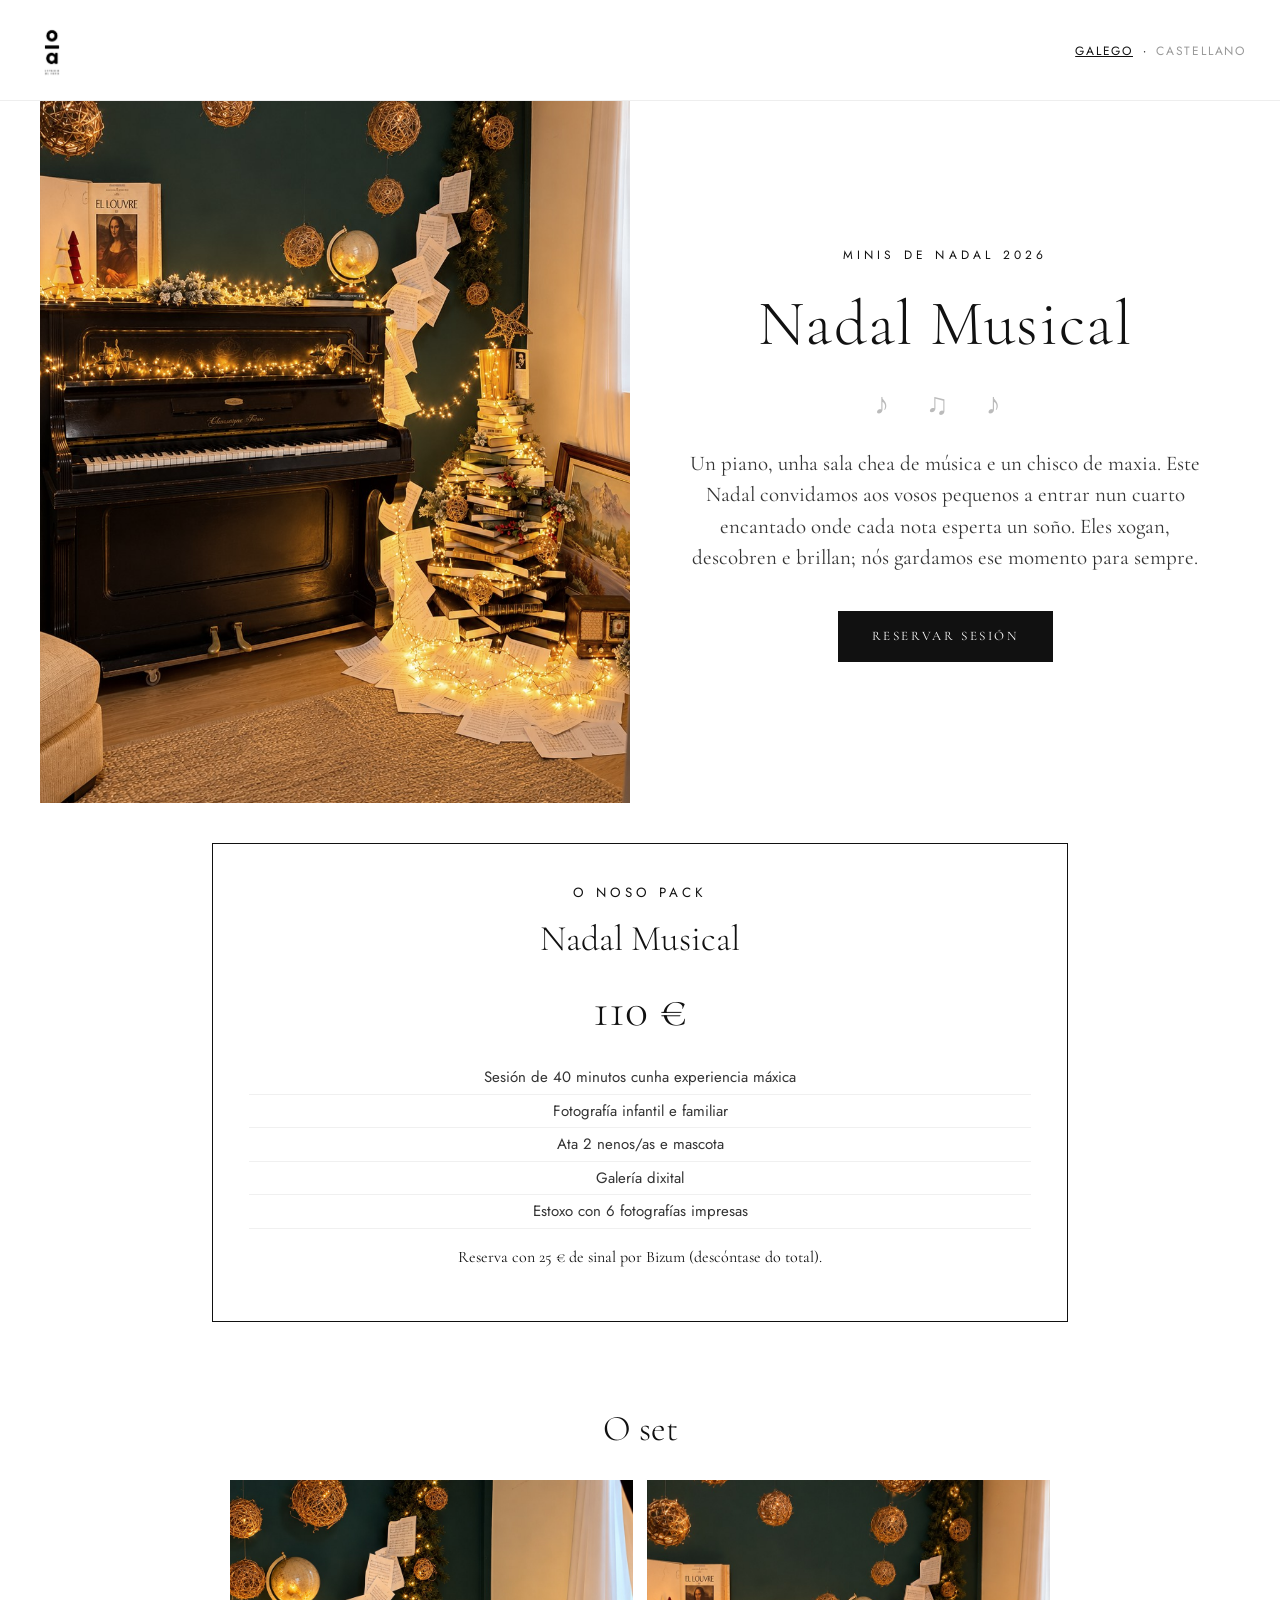
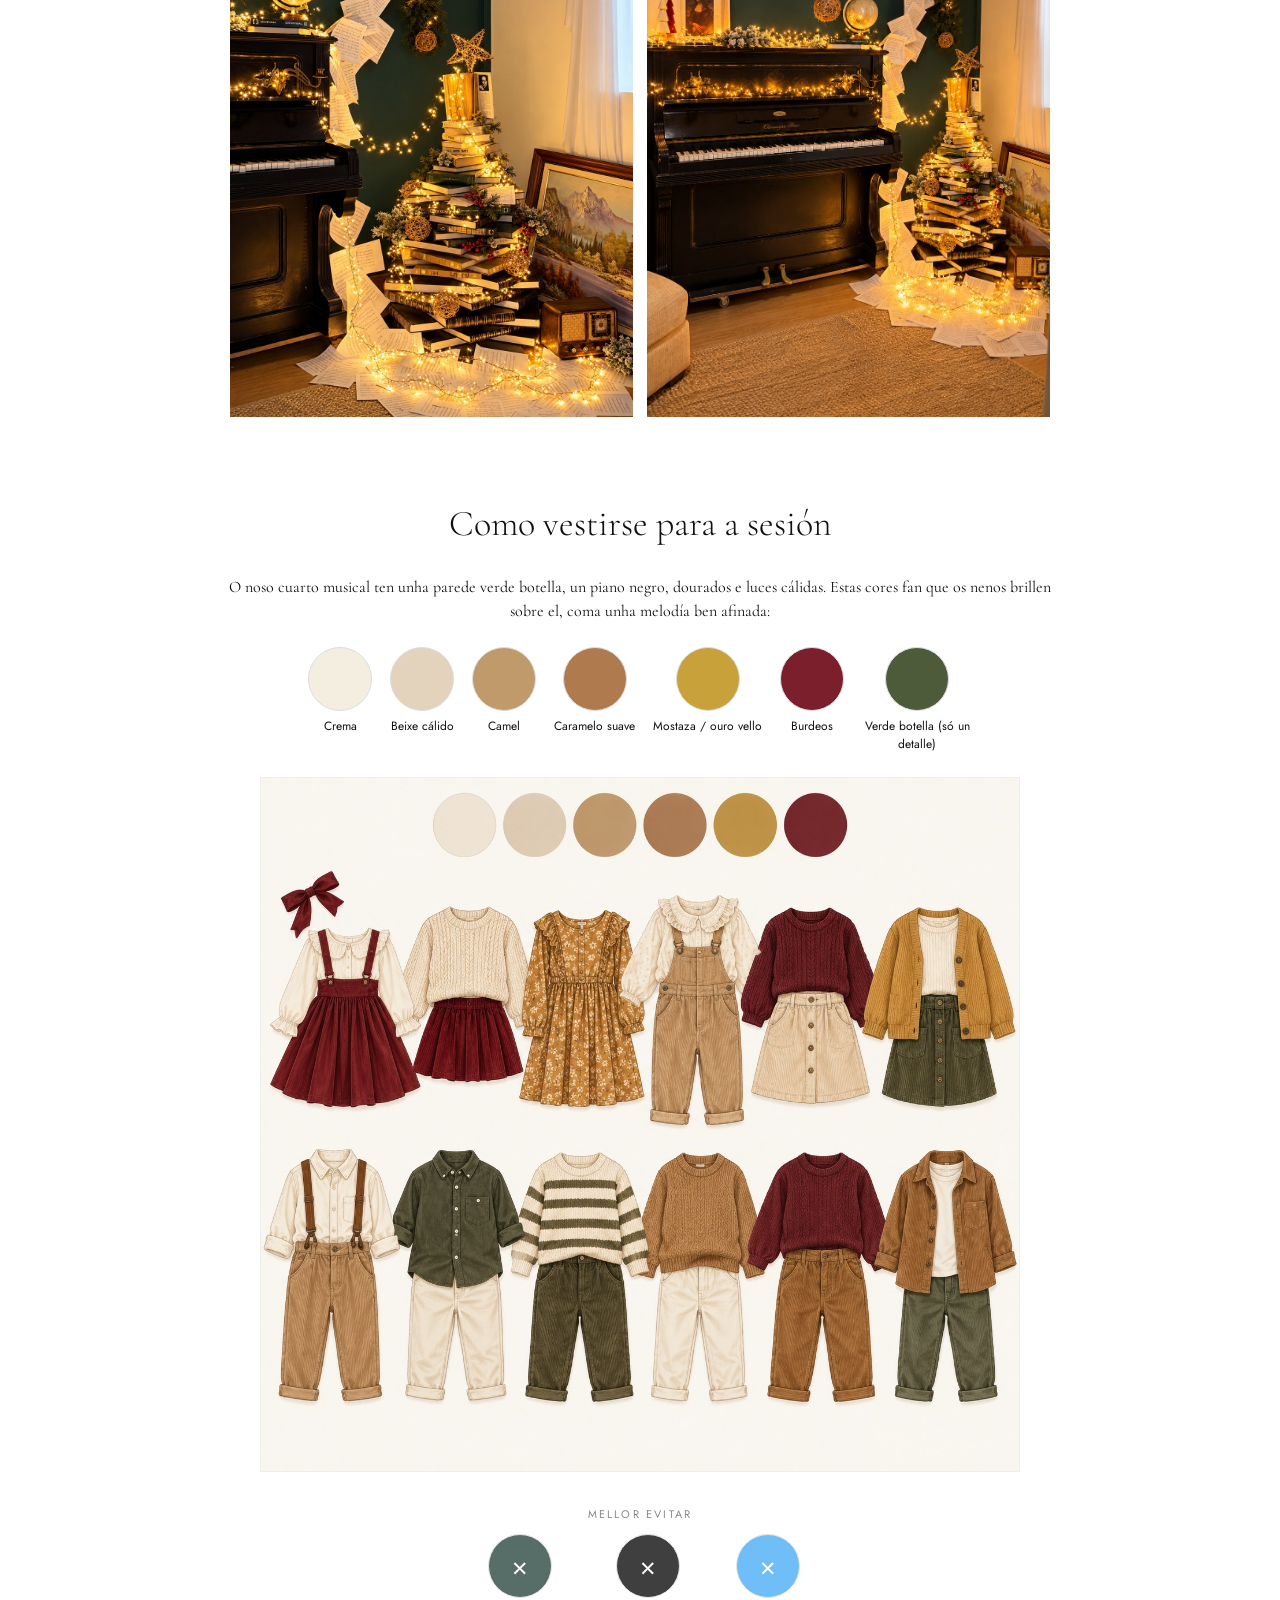
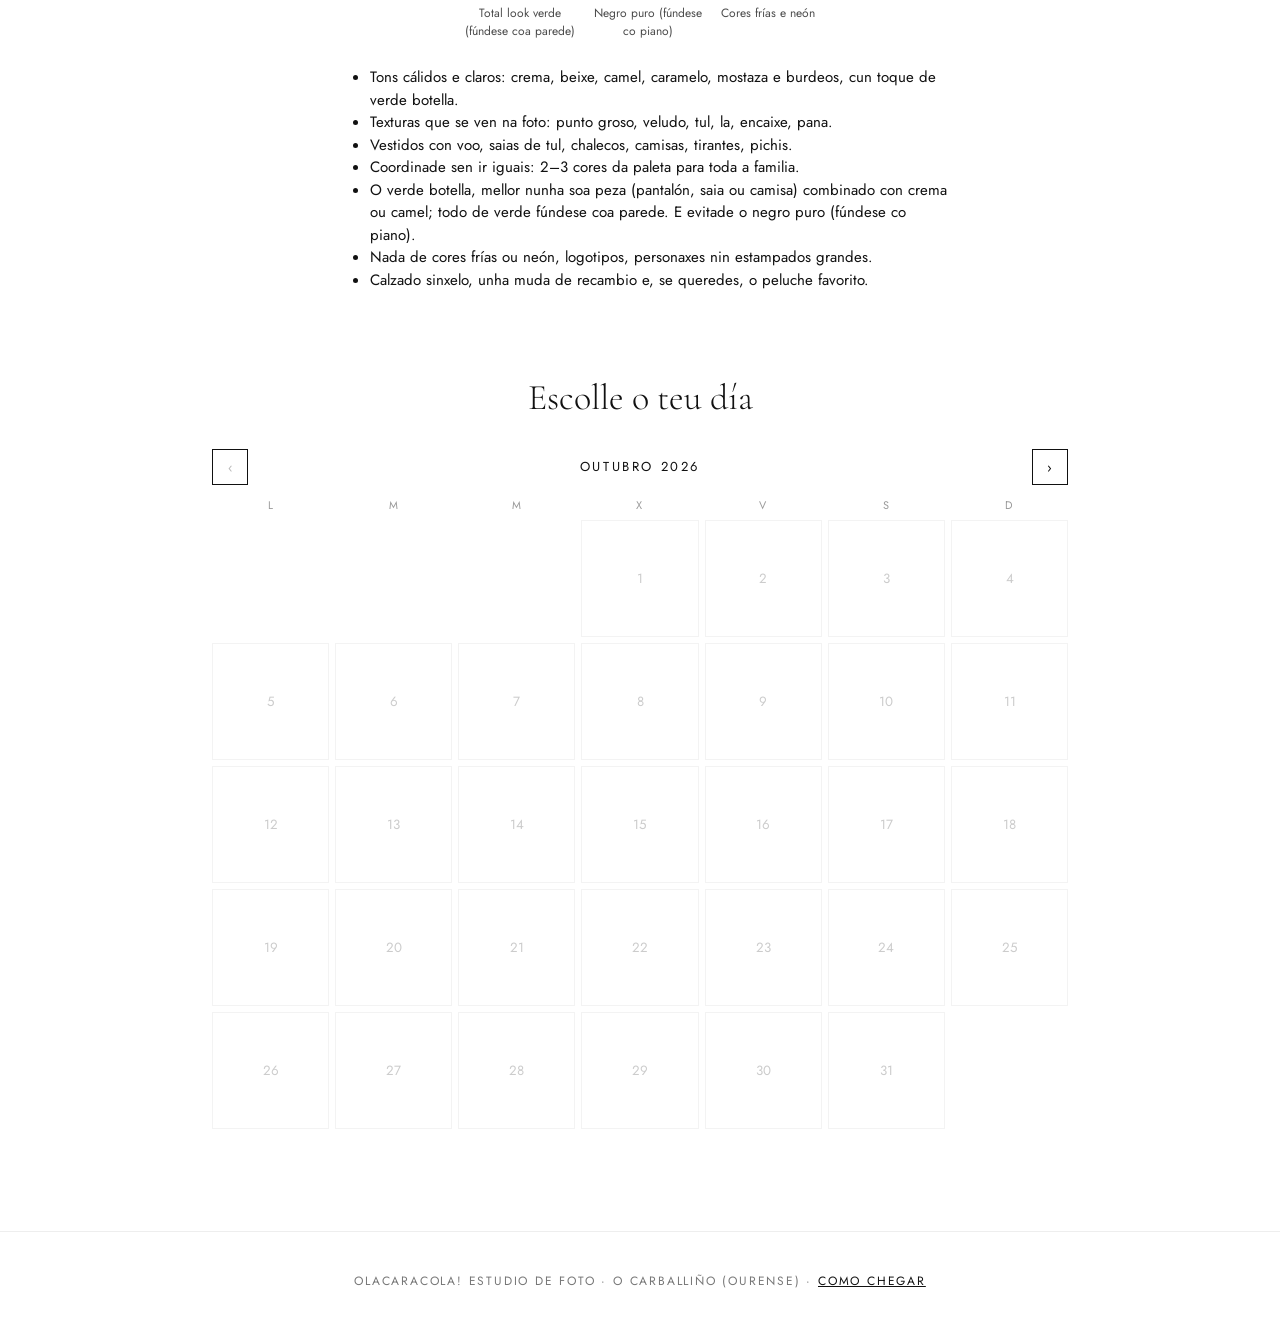
<file: index.html>
<!doctype html><html lang="gl"><head><meta charset="utf-8"><meta name="viewport" content="width=device-width,initial-scale=1">
<title>Nadal Musical · Olacaracola! Estudio de Foto</title>
<link href="https://fonts.googleapis.com/css2?family=Cormorant+Garamond:wght@300;400&family=Jost:wght@300;400&display=swap" rel="stylesheet">
<link rel="stylesheet" href="style.css"><script src="config.js"></script><script src="common.js"></script></head><body>
<header><img src="logo.jpg" alt="Olacaracola! Estudio de Foto"><div class="lang"><button data-l="gl" class="on">GALEGO</button> · <button data-l="es">CASTELLANO</button></div></header>
<div class="herowrap"><img class="heroimg" src="img/set-b.jpg" alt="Piano e sala musical de Nadal"><div class="hero"><small data-t="kicker"></small><h1>Nadal Musical</h1><div class="notes">♪ ♫ ♪</div><p data-t="intro"></p><a href="#reservar" class="btn" data-t="cta" style="display:inline-block;text-decoration:none;margin-top:16px"></a></div></div>
<section><div class="pack"><small class="sans" style="letter-spacing:.3em" data-t="packk"></small><h2 style="margin:8px 0">Nadal Musical</h2><div class="price">110 €</div>
<ul id="packlist"></ul><p data-t="depositInfo"></p></div></section>
<section id="galeria"><h2 data-t="galT"></h2><div class="gal"><img src="img/set-a.jpg" loading="lazy" alt="Árbore de libros e piano"><img src="img/set-b.jpg" loading="lazy" alt="Parede do piano con luces"></div></section>
<section id="vestir"><h2 data-t="wearT"></h2><p class="center" data-t="wearIntro"></p><div id="pal" style="display:flex;flex-wrap:wrap;gap:18px;justify-content:center;margin:24px 0"></div><img class="mood" src="img/vestir-moodboard.jpg" loading="lazy" alt="Ideas de roupa: crema, beixe, camel, caramelo, mostaza, burdeos e verde botella"><p class="center sans" style="font-size:11px;letter-spacing:.2em;text-transform:uppercase;color:#888" data-t="avoidT"></p><div id="avoid" style="display:flex;flex-wrap:wrap;gap:18px;justify-content:center;margin:12px 0 26px"></div><ul class="sans" id="wearlist" style="max-width:620px;margin:auto;font-size:15px"></ul></section>
<section id="reservar"><h2 data-t="choose"></h2>
<div class="monthnav"><button id="prev">‹</button><span id="mlabel"></span><button id="next">›</button></div><div class="cal" id="cal"></div>
<div class="slots" id="slots"></div></section>
<section id="formsec" class="hidden"><h2 data-t="yourdata"></h2><p class="center sans" id="chosen"></p>
<form id="f">
<div><label data-t="name"></label><input name="name" required></div><div><label data-t="phone"></label><input name="phone" type="tel" required></div>
<div class="full"><label data-t="wa"></label><input name="whatsapp" type="tel" required><label class="chk"><input type="checkbox" id="samewa"> <span data-t="same"></span></label></div>
<div class="full"><label>Email *</label><input name="email" type="email" required></div>
<div><label data-t="kids"></label><select name="children"><option>1</option><option>2</option></select></div><div><label data-t="ages"></label><input name="ages" required data-tp="agesPh"></div>
<div><label data-t="adults"></label><select name="adults"><option>0</option><option>1</option><option selected>2</option><option>3</option><option>4</option></select></div><div><label data-t="pets"></label><input name="pets"></div>
<div class="full"><label data-t="special"></label><textarea name="special"></textarea></div>
<div class="full"><label data-t="song"></label><input name="song"></div>
<div class="full"><label data-t="notes"></label><textarea name="notes"></textarea></div>
<div class="full center"><p class="err" id="err"></p><button class="btn" data-t="send"></button></div></form></section>
<section id="done" class="hidden"><div class="box"><h2 data-t="thanks"></h2><p data-t="pendingMsg"></p><div class="bizum">BIZUM · 697 765 271 · 25 €</div><p data-t="concept"></p><p class="sans" id="summary"></p><p class="sans" style="font-size:14px"><a href="#vestir" data-t="wearLink" style="color:#111"></a></p></div></section>
<footer>OLACARACOLA! ESTUDIO DE FOTO · O CARBALLIÑO (OURENSE) · <a href="https://share.google/fzx7JsjJySbOzgDYY" target="_blank" data-t="map"></a></footer>
<script>
const T={gl:{kicker:"Minis de Nadal 2026",intro:"Un piano, unha sala chea de música e un chisco de maxia. Este Nadal convidamos aos vosos pequenos a entrar nun cuarto encantado onde cada nota esperta un soño. Eles xogan, descobren e brillan; nós gardamos ese momento para sempre.",cta:"Reservar sesión",packk:"O NOSO PACK",
list:["Sesión de 40 minutos cunha experiencia máxica","Fotografía infantil e familiar","Ata 2 nenos/as e mascota","Galería dixital","Estoxo con 6 fotografías impresas"],depositInfo:"Reserva con 25 € de sinal por Bizum (descóntase do total).",choose:"Escolle o teu día",yourdata:"Os vosos datos",name:"Nome *",phone:"Teléfono *",kids:"Número de nenos/as",ages:"Idade dos nenos *",agesPh:"p. ex. 3 e 6 anos",wearLink:"👗 Mirade a guía de que poñer",wa:"WhatsApp *",same:"Mesmo número que o teléfono",adults:"Adultos na foto",pets:"Mascotas (cales?)",special:"Cóntanos algo especial dos nenos este ano",song:"Unha canción favorita",notes:"Notas",send:"Reservar",thanks:"Que ganas de vervos no estudio! 🎹✨",pendingMsg:"Xa temos apuntada a vosa sesión. Para confirmala só falta un pasiño: envía o sinal de 25 € por Bizum (descóntase dos 110 €). Mandámosvos todo por email e WhatsApp, e en canto chegue o Bizum confirmámosvola. Vémonos moi pronto! Unha aperta, Chus",concept:"Concepto: o teu nome + data da sesión",map:"COMO CHEGAR",full:"completo",free:"libres",none:"Non quedan horas libres este día.",days:["L","M","M","X","V","S","D"],months:["Xaneiro","Febreiro","Marzo","Abril","Maio","Xuño","Xullo","Agosto","Setembro","Outubro","Novembro","Decembro"],taken:"Esa hora acaba de ser reservada. Escolle outra.",wearT:"Como vestirse para a sesión",wearIntro:"O noso cuarto musical ten unha parede verde botella, un piano negro, dourados e luces cálidas. Estas cores fan que os nenos brillen sobre el, coma unha melodía ben afinada:",avoidT:"Mellor evitar",galT:"O set",wear:["Tons cálidos e claros: crema, beixe, camel, caramelo, mostaza e burdeos, cun toque de verde botella.","Texturas que se ven na foto: punto groso, veludo, tul, la, encaixe, pana.","Vestidos con voo, saias de tul, chalecos, camisas, tirantes, pichis.","Coordinade sen ir iguais: 2–3 cores da paleta para toda a familia.","O verde botella, mellor nunha soa peza (pantalón, saia ou camisa) combinado con crema ou camel; todo de verde fúndese coa parede. E evitade o negro puro (fúndese co piano).","Nada de cores frías ou neón, logotipos, personaxes nin estampados grandes.","Calzado sinxelo, unha muda de recambio e, se queredes, o peluche favorito."]},
es:{kicker:"Minis de Navidad 2026",intro:"Un piano, una sala llena de música y una pizca de magia. Esta Navidad invitamos a vuestros peques a entrar en una habitación encantada donde cada nota despierta un sueño. Ellos juegan, descubren y brillan; nosotros guardamos ese momento para siempre.",cta:"Reservar sesión",packk:"NUESTRO PACK",
list:["Sesión de 40 minutos con experiencia mágica","Fotografía infantil y familiar","Hasta 2 niños/as y mascota","Galería digital","Estuche con 6 fotografías impresas"],depositInfo:"Reserva con 25 € de señal por Bizum (se descuenta del total).",choose:"Elige tu día",yourdata:"Vuestros datos",name:"Nombre *",phone:"Teléfono *",kids:"Número de niños/as",ages:"Edad de los niños *",agesPh:"p. ej. 3 y 6 años",wearLink:"👗 Mirad la guía de qué ponerse",wa:"WhatsApp *",same:"Mismo número que el teléfono",adults:"Adultos en la foto",pets:"Mascotas (¿cuáles?)",special:"Cuéntanos algo especial de los niños este año",song:"Una canción favorita",notes:"Notas",send:"Reservar",thanks:"¡Qué ganas de veros en el estudio! 🎹✨",pendingMsg:"Ya tenemos apuntada vuestra sesión. Para confirmarla solo falta un pasito: envía la señal de 25 € por Bizum (se descuenta de los 110 €). Os mandamos todo por email y WhatsApp, y en cuanto llegue el Bizum os la confirmamos. ¡Nos vemos pronto! Un abrazo, Chus",concept:"Concepto: tu nombre + fecha de la sesión",map:"CÓMO LLEGAR",full:"completo",free:"libres",none:"No quedan horas libres este día.",days:["L","M","X","J","V","S","D"],months:["Enero","Febrero","Marzo","Abril","Mayo","Junio","Julio","Agosto","Septiembre","Octubre","Noviembre","Diciembre"],taken:"Esa hora acaba de reservarse. Elige otra.",wearT:"Cómo vestirse para la sesión",wearIntro:"Nuestra sala musical tiene una pared verde botella, un piano negro, dorados y luces cálidas. Estos colores hacen que los peques brillen sobre ella, como una melodía bien afinada:",avoidT:"Mejor evitar",galT:"El set",wear:["Tonos cálidos y claros: crema, beige, camel, caramelo, mostaza y burdeos, con un toque de verde botella.","Texturas que se notan en la foto: punto grueso, terciopelo, tul, lana, encaje, pana.","Vestidos con vuelo, faldas de tul, chalecos, camisas, tirantes, peto.","Coordinad sin ir iguales: 2–3 colores de la paleta para toda la familia.","El verde botella, mejor en una sola prenda (pantalón, falda o camisa) combinado con crema o camel; todo de verde se funde con la pared. Y evitad el negro puro (se funde con el piano).","Nada de colores fríos o neón, logotipos, personajes ni estampados grandes.","Calzado sencillo, una muda de recambio y, si queréis, el peluche favorito."]}};
let L=localStorage.lang||'gl',DATA={},view=new Date(2026,9,1),selDay=null,selTime=null;
const $=s=>document.querySelector(s);
function tr(){document.documentElement.lang=L;document.querySelectorAll('[data-t]').forEach(e=>e.textContent=T[L][e.dataset.t]);document.querySelectorAll('[data-tp]').forEach(e=>e.placeholder=T[L][e.dataset.tp]);$('#wearlist').innerHTML=T[L].wear.map(x=>`<li>${x}</li>`).join('');const sw=(c,x)=>`<div class="sans" style="text-align:center;font-size:12px;max-width:110px;${x?'opacity:.75':''}"><div style="width:64px;height:64px;border-radius:50%;background:${c.hex};border:1px solid #ddd;margin:auto 0 6px;margin-left:auto;margin-right:auto;position:relative">${x?'<span style="position:absolute;inset:0;display:flex;align-items:center;justify-content:center;color:#fff;font-size:26px">×</span>':''}</div>${c[L]}</div>`;$('#pal').innerHTML=(window.PALETTE||[]).map(c=>sw(c)).join('');$('#avoid').innerHTML=(window.AVOID||[]).map(c=>sw(c,1)).join('');$('#packlist').innerHTML=T[L].list.map(x=>`<li>${x}</li>`).join('');document.querySelectorAll('.lang button').forEach(b=>b.classList.toggle('on',b.dataset.l==L));render();if(selTime)chosen();}
document.querySelectorAll('.lang button').forEach(b=>b.onclick=()=>{L=localStorage.lang=b.dataset.l;tr()});
const iso=d=>d.getFullYear()+'-'+String(d.getMonth()+1).padStart(2,'0')+'-'+String(d.getDate()).padStart(2,'0');
const WDN={gl:['domingo','luns','martes','mércores','xoves','venres','sábado'],es:['domingo','lunes','martes','miércoles','jueves','viernes','sábado']};
function fmt(ds){const d=new Date(ds+'T12:00'),w=WDN[L][d.getDay()],m=T[L].months[d.getMonth()].toLowerCase();return w.charAt(0).toUpperCase()+w.slice(1)+', '+d.getDate()+' de '+m}
function render(){const y=view.getFullYear(),m=view.getMonth();$('#mlabel').textContent=T[L].months[m]+' '+y;let h=T[L].days.map(d=>`<div class="h">${d}</div>`).join('');
 const off=(new Date(y,m,1).getDay()+6)%7;for(let i=0;i<off;i++)h+='<div></div>';const n=new Date(y,m+1,0).getDate();
 for(let d=1;d<=n;d++){const k=iso(new Date(y,m,d)),s=DATA[k];if(!s){h+=`<button class="day" disabled>${d}</button>`;continue}const f=s.filter(x=>x.available).length;
 h+=`<button class="day ${f?'':'full'} ${k==selDay?'sel':''}" data-d="${k}" ${f?'':'disabled'}>${d}<small>${f?f+' '+T[L].free:T[L].full}</small></button>`}
 $('#cal').innerHTML=h;$('#cal').querySelectorAll('[data-d]').forEach(b=>b.onclick=()=>{selDay=b.dataset.d;selTime=null;render();$('#formsec').classList.add('hidden')});
 $('#prev').disabled=y==2026&&m<=9;$('#next').disabled=y==2027&&m>=0;
 const sl=selDay?DATA[selDay]:null;$('#slots').innerHTML=sl?sl.map(x=>`<button class="slot ${x.time==selTime?'sel':''}" data-t2="${x.time}" ${x.available?'':'disabled'}>${x.time}</button>`).join(''):'';
 $('#slots').querySelectorAll('[data-t2]').forEach(b=>b.onclick=()=>{selTime=b.dataset.t2;render();chosen();$('#formsec').classList.remove('hidden');$('#formsec').scrollIntoView({behavior:'smooth'})});}
function chosen(){$('#chosen').textContent=fmt(selDay)+' · '+selTime+' h · Nadal Musical · 110 €'}
$('#prev').onclick=()=>{view.setMonth(view.getMonth()-1);render()};$('#next').onclick=()=>{view.setMonth(view.getMonth()+1);render()};
$('#f').onsubmit=async e=>{e.preventDefault();const b=Object.fromEntries(new FormData(e.target));Object.assign(b,{action:'book',date:selDay,time:selTime,lang:L});
 const r=await API.post(b);if(!r.ok){$('#err').textContent=r.error=='taken'?T[L].taken:r.error;await load();return}
 $('#formsec').classList.add('hidden');$('#reservar').classList.add('hidden');$('#done').classList.remove('hidden');$('#summary').textContent=fmt(selDay)+' · '+selTime+' h · '+b.name;$('#done').classList.remove('hidden');$('#done').scrollIntoView();};
async function load(){DATA=(await API.get({action:'slots'})).days;render()}
const sw2=$('#samewa'),ph=$('[name=phone]'),wa=$('[name=whatsapp]');sw2.onchange=()=>{wa.readOnly=sw2.checked;if(sw2.checked)wa.value=ph.value};ph.oninput=()=>{if(sw2.checked)wa.value=ph.value};
tr();load();
</script></body></html>
</file>
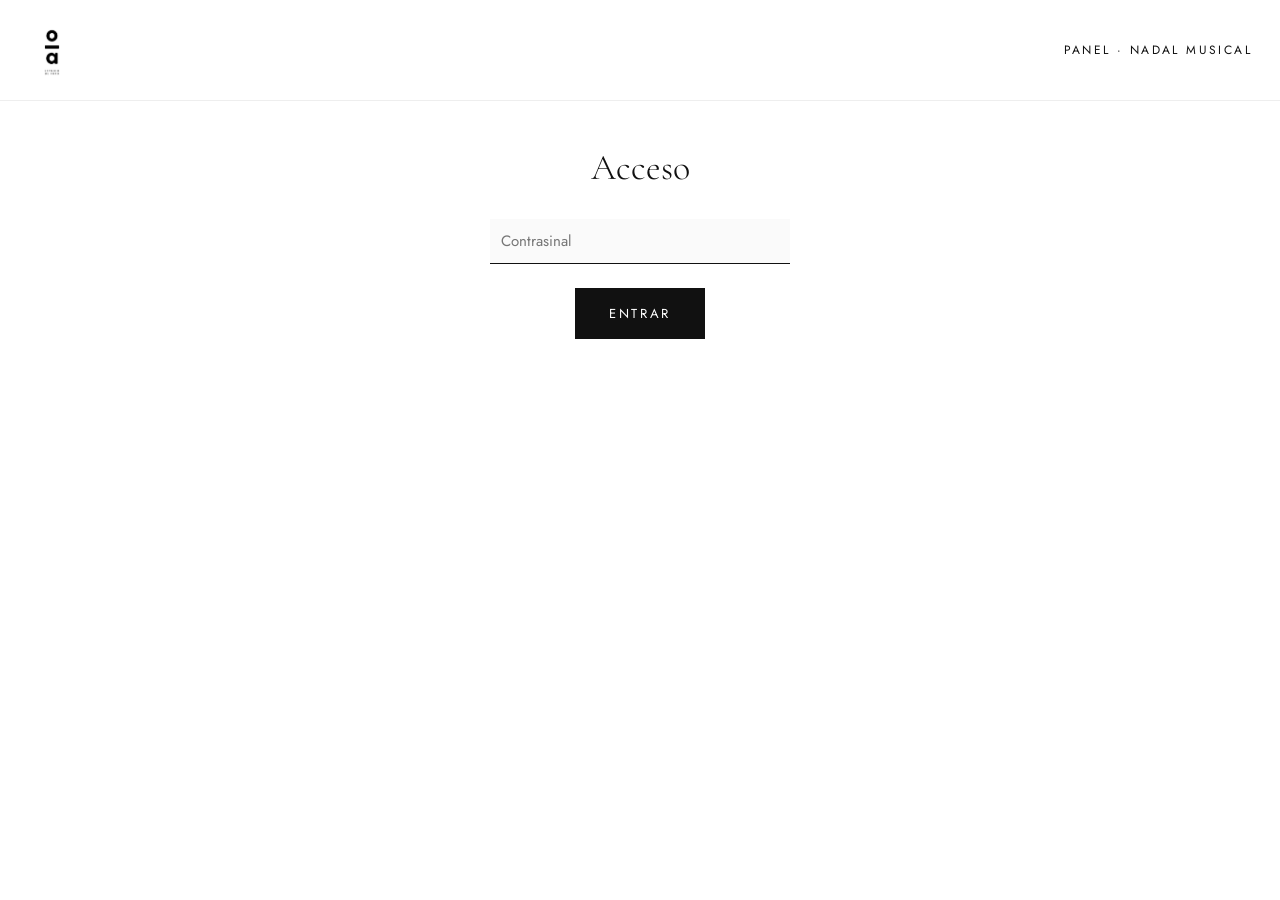
<file: admin.html>
<!doctype html><html lang="gl"><head><meta charset="utf-8"><meta name="viewport" content="width=device-width,initial-scale=1"><title>Admin · Nadal Musical</title>
<link href="https://fonts.googleapis.com/css2?family=Cormorant+Garamond:wght@300&family=Jost:wght@300;400&display=swap" rel="stylesheet"><link rel="stylesheet" href="style.css"><script src="config.js"></script><script src="common.js"></script></head><body>
<header><img src="logo.jpg"><span class="sans" style="letter-spacing:.2em;font-size:12px">PANEL · NADAL MUSICAL</span></header>
<section id="login" class="center"><h2>Acceso</h2><input type="password" id="pw" placeholder="Contrasinal" style="max-width:300px"><br><br><button class="btn" id="go">Entrar</button><p class="err" id="lerr"></p></section>
<section id="app" class="hidden" style="max-width:1200px">
<h2>Reservas</h2><p class="sans" id="stats"></p>
<div class="sans" style="margin-bottom:12px">Filtro: <select id="flt" style="width:auto"><option value="active">Activas</option><option value="pending">Pendentes de sinal</option><option value="confirmed">Confirmadas</option><option value="cancelled">Canceladas</option><option value="all">Todas</option></select></div>
<table><thead><tr><th>Data</th><th>Hora</th><th>Familia</th><th>Contacto</th><th>Nenos / idades</th><th>Detalles</th><th>Estado</th><th>Accións</th></tr></thead><tbody id="tb"></tbody></table>
<h2 style="margin-top:50px">Bloquear / desbloquear horas</h2>
<div class="sans center"><input type="date" id="bd" min="2026-10-26" max="2027-01-07" style="width:auto"> <span id="bslots"></span></div>
</section>
<script>
let PW='',B=[],S={};const $=s=>document.querySelector(s);
const adm=(op,x={})=>API.post({action:'admin',password:PW,op,...x});
$('#go').onclick=async()=>{PW=$('#pw').value;const r=await adm('list');if(!r.ok){$('#lerr').textContent='Contrasinal incorrecto';return}$('#login').classList.add('hidden');$('#app').classList.remove('hidden');show(r)};
async function refresh(){show(await adm('list'))}
function show(r){B=r.bookings;S=r.days;const f=$('#flt').value;
 const L=B.filter(b=>f=='all'||(f=='active'?b.status!='cancelled':b.status==f)).sort((a,b)=>(a.date+a.time).localeCompare(b.date+b.time));
 $('#stats').textContent=`${B.filter(b=>b.status=='confirmed').length} confirmadas · ${B.filter(b=>b.status=='pending').length} pendentes · ${B.filter(b=>b.status=='cancelled').length} canceladas`;
 $('#tb').innerHTML=L.map(b=>`<tr><td>${b.date}</td><td>${b.time}</td><td><b>${b.name}</b></td><td>${b.phone}<br>WA: ${b.whatsapp||"-"}<br>${b.email}</td><td>${b.children} · ${b.ages||''}<br>Adultos: ${b.adults||0} · Mascota: ${b.pets||'-'}</td>
 <td style="max-width:240px">${b.special?'✨ '+b.special+'<br>':''}${b.song?'♪ '+b.song+'<br>':''}${b.notes||''}</td><td><span class="tag ${b.status}">${b.status=='pending'?'pendente':b.status=='confirmed'?'sinal pagado':'cancelada'}</span></td>
 <td>${b.status=='pending'?`<button onclick="act('markPaid','${b.id}')">✓ Sinal pagado</button><br>`:''}${b.status!='cancelled'?`<button onclick="mv('${b.id}')">Mover</button> <button onclick="ed('${b.id}')">Editar</button> <button onclick="if(confirm('Cancelar?'))act('cancel','${b.id}')">Cancelar</button>`:''}</td></tr>`).join('');bs();}
$('#flt').onchange=()=>show({bookings:B,days:S});
async function act(op,id,x={}){const r=await adm(op,{id,...x});if(!r.ok)alert(r.error);refresh()}
function mv(id){const d=prompt('Nova data (AAAA-MM-DD):');if(!d)return;const t=prompt('Nova hora (libres: '+(S[d]||[]).filter(s=>s.available).map(s=>s.time).join(', ')+'):');if(t)act('move',id,{date:d,time:t})}
function ed(id){const b=B.find(x=>x.id==id);const k=prompt('Campo a editar (name, phone, email, children, ages, adults, pets, notes, special, song):');if(!k)return;const v=prompt('Novo valor:',b[k]||'');if(v!==null)act('update',id,{fields:{[k]:v}})}
function bs(){const d=$('#bd').value;if(!d||!S[d]){$('#bslots').innerHTML='';return}
 $('#bslots').innerHTML=S[d].map(s=>s.blocked?`<button class="slot sel" onclick="blk('unblock','${d}','${s.time}')">${s.time} 🔒</button>`:s.available?`<button class="slot" onclick="blk('block','${d}','${s.time}')">${s.time}</button>`:`<button class="slot" disabled>${s.time} (reservada)</button>`).join(' ')}
$('#bd').onchange=bs;async function blk(op,date,time){await adm(op,{date,time});refresh()}
</script></body></html>
</file>
<file: style.css>
*{box-sizing:border-box}body{margin:0;font-family:"Cormorant Garamond",Georgia,serif;color:#111;background:#fff;line-height:1.5}
.sans,button,input,select,textarea,label,.slot,.cal{font-family:"Jost",Helvetica,Arial,sans-serif}
header{display:flex;justify-content:space-between;align-items:center;padding:18px 28px;border-bottom:1px solid #eee}
header img{height:64px}.lang button{background:none;border:0;letter-spacing:.15em;font-size:12px;cursor:pointer;color:#999}.lang button.on{color:#111;text-decoration:underline}
.hero{text-align:center;padding:70px 20px 50px;max-width:760px;margin:auto}
.hero small{letter-spacing:.35em;font-size:12px;text-transform:uppercase;font-family:Jost,sans-serif}
.hero h1{font-size:64px;font-weight:300;margin:10px 0;letter-spacing:.02em}.hero p{font-size:21px;color:#333}
.notes{font-size:30px;letter-spacing:.5em;color:#bbb}
section{max-width:900px;margin:0 auto;padding:40px 22px}h2{font-weight:300;font-size:36px;text-align:center;margin:0 0 24px}
.pack{border:1px solid #111;padding:36px;text-align:center}.pack .price{font-size:48px;font-weight:300}.pack ul{list-style:none;padding:0;font-family:Jost,sans-serif;font-size:15px;color:#333}.pack li{padding:5px 0;border-bottom:1px solid #f0f0f0}
.cal{display:grid;grid-template-columns:repeat(7,1fr);gap:6px;font-size:13px}.cal .h{text-align:center;color:#999;font-size:11px;letter-spacing:.1em}
.day{aspect-ratio:1;border:1px solid #ddd;background:#fff;cursor:pointer;display:flex;flex-direction:column;align-items:center;justify-content:center}.day small{font-size:10px;color:#888}
.day.full,.day:disabled{color:#ccc;cursor:default;border-color:#f3f3f3}.day.sel{background:#111;color:#fff}.day.sel small{color:#ccc}
.monthnav{display:flex;justify-content:space-between;align-items:center;margin-bottom:12px;font-family:Jost,sans-serif;text-transform:uppercase;letter-spacing:.2em;font-size:13px}
.monthnav button{background:none;border:1px solid #111;width:36px;height:36px;cursor:pointer}
.slots{display:flex;flex-wrap:wrap;gap:10px;justify-content:center;margin-top:22px}.slot{padding:12px 20px;border:1px solid #111;background:#fff;cursor:pointer;font-size:15px}.slot.sel{background:#111;color:#fff}.slot:disabled{border-color:#ddd;color:#ccc;text-decoration:line-through;cursor:default}
form{display:grid;grid-template-columns:1fr 1fr;gap:16px}form .full{grid-column:1/-1}label{font-size:11px;letter-spacing:.15em;text-transform:uppercase;color:#555;display:block;margin-bottom:4px}
input,select,textarea{width:100%;padding:11px;border:0;border-bottom:1px solid #111;font-size:15px;background:#fafafa}textarea{min-height:70px}
.btn{background:#111;color:#fff;border:0;padding:16px 34px;letter-spacing:.2em;text-transform:uppercase;font-size:13px;cursor:pointer}.btn.ghost{background:#fff;color:#111;border:1px solid #111}
.center{text-align:center}.box{border:1px solid #111;padding:30px;text-align:center;font-size:19px}.bizum{font-family:Jost,sans-serif;font-size:26px;letter-spacing:.1em;margin:10px 0}
footer{text-align:center;padding:40px;font-family:Jost,sans-serif;font-size:12px;letter-spacing:.15em;color:#777;border-top:1px solid #eee;margin-top:40px}footer a{color:#111}
.hidden{display:none}.err{color:#b00;font-family:Jost,sans-serif;font-size:14px}
table{width:100%;border-collapse:collapse;font-family:Jost,sans-serif;font-size:13px}td,th{border-bottom:1px solid #eee;padding:8px;text-align:left;vertical-align:top}
.tag{padding:2px 8px;border:1px solid #111;font-size:11px;text-transform:uppercase}.tag.pending{border-style:dashed}.tag.confirmed{background:#111;color:#fff}.tag.cancelled{color:#aaa;border-color:#aaa}
@media(max-width:640px){.hero h1{font-size:42px}form{grid-template-columns:1fr}}

.herowrap{display:grid;grid-template-columns:1fr 1fr;align-items:center;max-width:1200px;margin:0 auto;gap:20px}
.heroimg{width:100%;height:78vh;object-fit:cover;filter:grayscale(15%)}
.herowrap .hero{padding:40px 30px}
.gal{display:grid;grid-template-columns:1fr 1fr;gap:14px;max-width:820px;margin:0 auto}.gal img{width:100%;aspect-ratio:3/4;object-fit:cover;display:block}
@media(max-width:800px){.herowrap{grid-template-columns:1fr}.heroimg{height:55vh}.gal{grid-template-columns:1fr 1fr}}

.chk{display:flex;align-items:center;gap:8px;text-transform:none;letter-spacing:0;font-size:13px;margin-top:8px}.chk input{width:auto}

.mood{display:block;width:100%;max-width:760px;margin:10px auto 34px;border:1px solid #eee}
</file>
